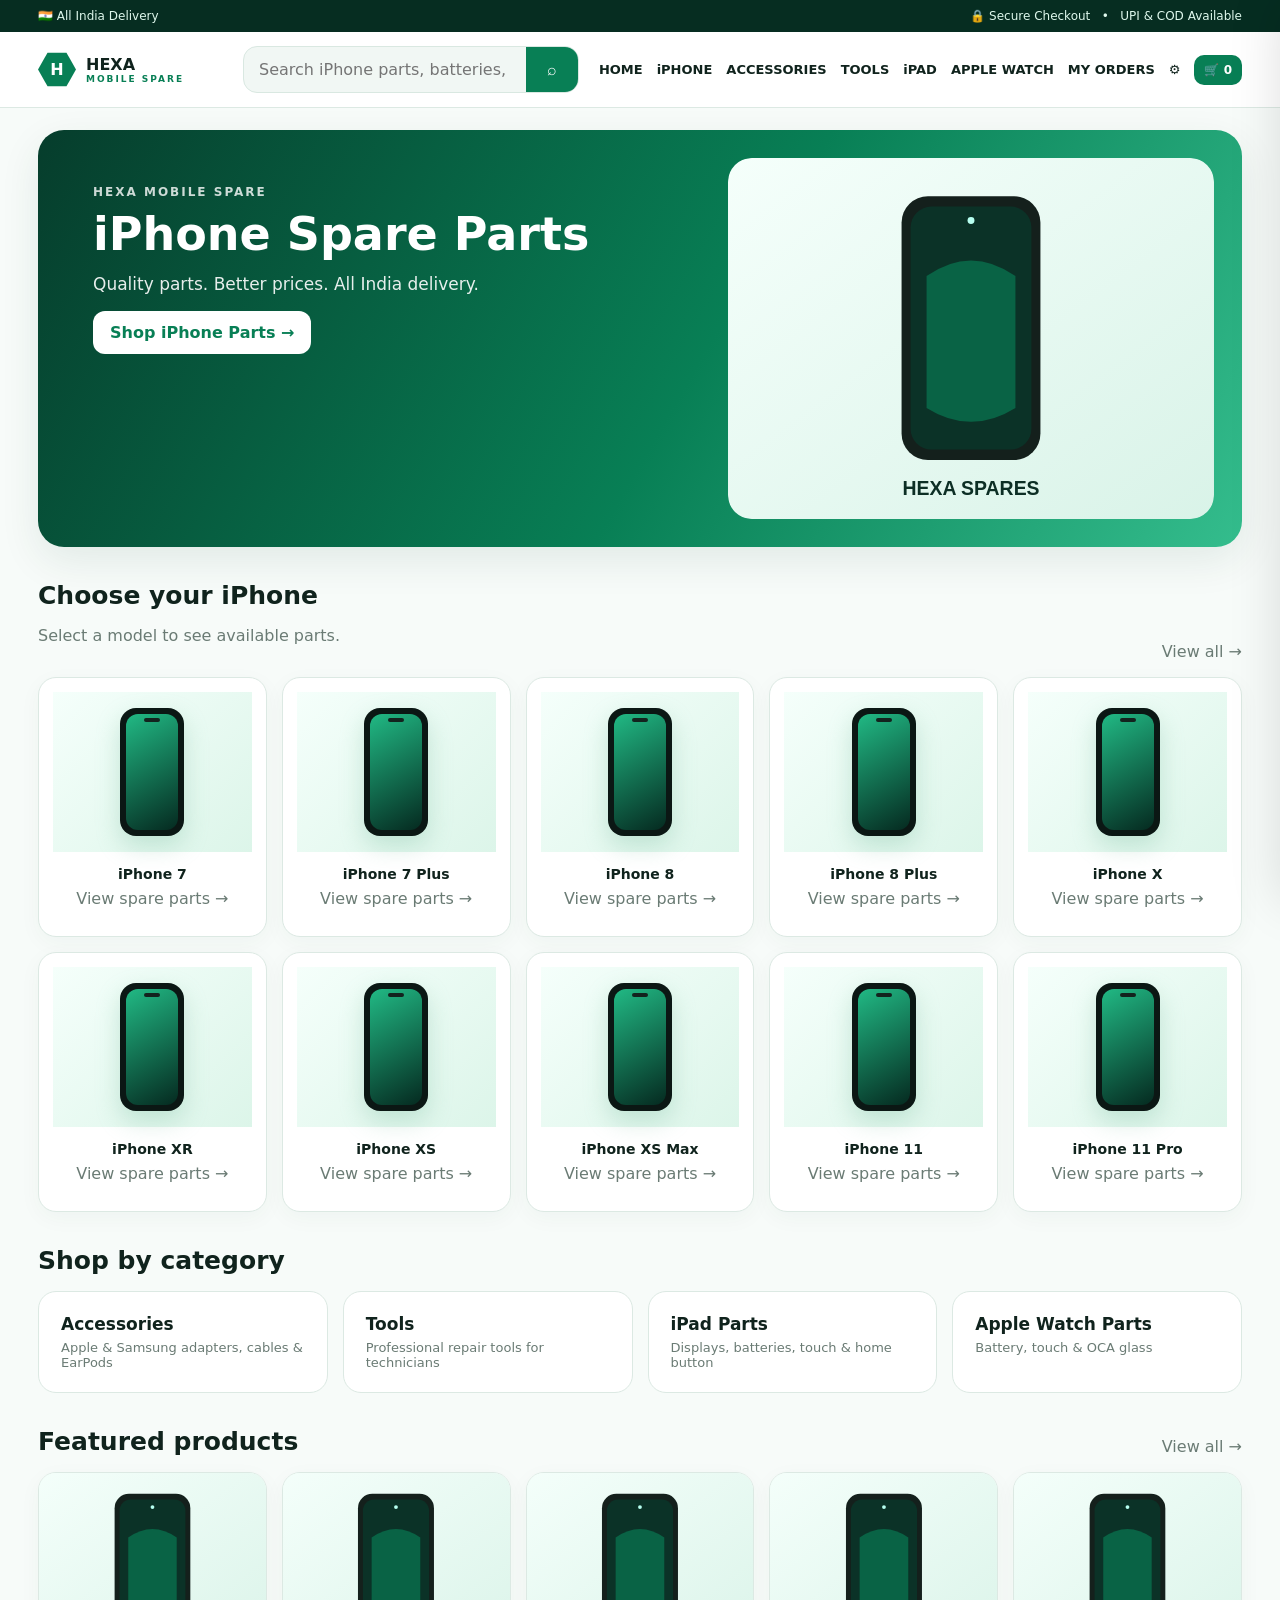
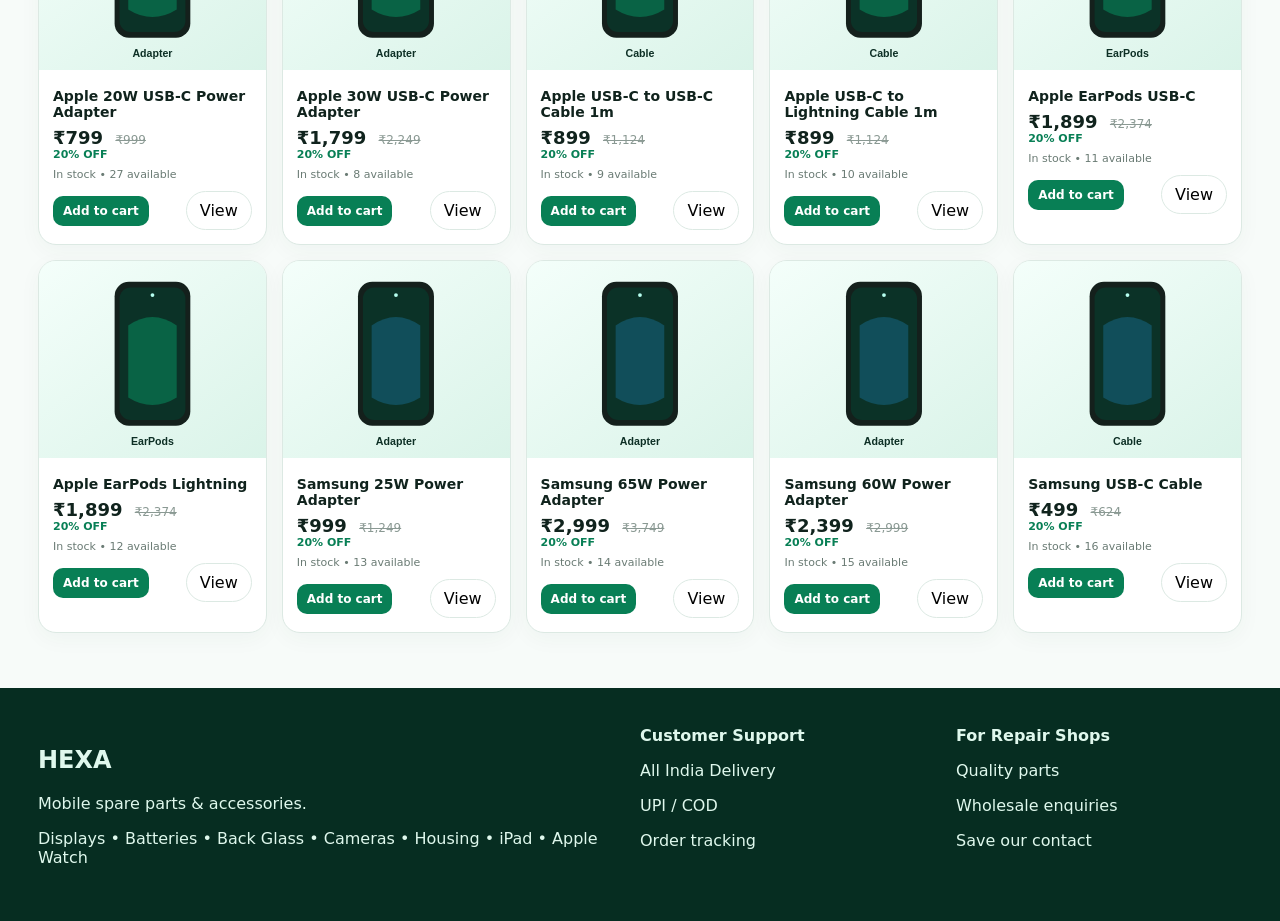
<file: index.html>
<!doctype html>
<html lang="en">
<head>
  <meta charset="utf-8">
  <meta name="viewport" content="width=device-width,initial-scale=1">
  <title>HEXA Mobile Spare</title>
  <link rel="stylesheet" href="style.css">
</head>

<body>
  <div id="app"></div>

  <script src="data.js"></script>
  <script src="app.js"></script>
</body>
</html>
</file>
<file: style.css>
:root{
  --g:#087f55;
  --g2:#0aa66d;
  --dark:#062d21;
  --mint:#e9f8f1;
  --line:#dce9e3;
  --muted:#6a7b74;
  --white:#fff;
  --bg:#f7fbf9;
  --shadow:0 14px 40px rgba(5,70,45,.09);
}

*{
  box-sizing:border-box;
}

body{
  margin:0;
  font-family:Inter,ui-sans-serif,system-ui,-apple-system,
  BlinkMacSystemFont,"Segoe UI",Arial,sans-serif;
  color:#10231d;
  background:var(--bg);
}

a{
  text-decoration:none;
  color:inherit;
}

button,
input,
select,
textarea{
  font:inherit;
}

button{
  cursor:pointer;
}

.top{
  background:var(--dark);
  color:#dff8ed;
  font-size:12px;
}

.topin{
  max-width:1240px;
  margin:auto;
  display:flex;
  justify-content:space-between;
  padding:9px 18px;
}

.nav{
  background:white;
  border-bottom:1px solid var(--line);
  position:sticky;
  top:0;
  z-index:10;
}

.navin{
  max-width:1240px;
  margin:auto;
  padding:14px 18px;
  display:flex;
  align-items:center;
  gap:20px;
}

.logo{
  display:flex;
  align-items:center;
  gap:10px;
  font-weight:900;
  min-width:185px;
}

.hex{
  width:38px;
  height:38px;
  display:grid;
  place-items:center;
  background:var(--g);
  color:white;
  clip-path:polygon(
    25% 6%,
    75% 6%,
    100% 50%,
    75% 94%,
    25% 94%,
    0 50%
  );
  font-weight:900;
}

.logo small{
  display:block;
  font-size:9px;
  letter-spacing:2px;
  color:var(--g);
}

.search{
  flex:1;
  display:flex;
  background:#f1f7f4;
  border:1px solid #d9e8e1;
  border-radius:14px;
  overflow:hidden;
}

.search input{
  flex:1;
  border:0;
  background:transparent;
  padding:13px 15px;
  outline:0;
}

.search button{
  width:52px;
  border:0;
  background:var(--g);
  color:white;
}

.navlinks{
  display:flex;
  gap:14px;
  font-size:13px;
  font-weight:700;
  align-items:center;
}

.navlinks a:hover{
  color:var(--g);
}

.hero{
  max-width:1240px;
  margin:22px auto;
  padding:0 18px;
}

.heroBox{
  min-height:330px;
  border-radius:26px;
  background:
    linear-gradient(
      120deg,
      #063d2c,
      #087f55 55%,
      #34bd8d
    );
  overflow:hidden;
  display:grid;
  grid-template-columns:1.1fr .9fr;
  color:white;
  box-shadow:var(--shadow);
}

.heroText{
  padding:55px;
}

.eyebrow{
  letter-spacing:2px;
  font-size:12px;
  font-weight:800;
  opacity:.8;
}

.hero h1{
  font-size:46px;
  line-height:1;
  margin:12px 0;
}

.hero p{
  font-size:17px;
  max-width:520px;
  opacity:.9;
}

.btn{
  display:inline-flex;
  border:0;
  border-radius:12px;
  padding:12px 17px;
  background:var(--g);
  color:white;
  font-weight:800;
  cursor:pointer;
}

.btn:hover{
  background:#056c48;
}

.btn.light{
  background:white;
  color:var(--g);
}

.btn.danger,
.danger{
  background:#fff0f0!important;
  color:#a51d1d!important;
}

.heroArt{
  display:grid;
  place-items:center;
  padding:28px;
}

.heroArt img{
  width:100%;
  max-width:490px;
  border-radius:24px;
}

.container{
  max-width:1240px;
  margin:auto;
  padding:0 18px;
}

.section{
  margin:34px 0;
}

.sectionHead{
  display:flex;
  align-items:end;
  justify-content:space-between;
  margin-bottom:16px;
}

.sectionHead h2{
  margin:0;
  font-size:25px;
}

.muted{
  color:var(--muted);
}

.chips{
  display:flex;
  gap:9px;
  flex-wrap:wrap;
}

.chip{
  border:1px solid var(--line);
  background:white;
  padding:9px 13px;
  border-radius:999px;
  cursor:pointer;
}

.chip.active,
.chip:hover{
  background:var(--mint);
  border-color:#b8e4d1;
  color:var(--g);
  font-weight:800;
}

.grid{
  display:grid;
  grid-template-columns:repeat(5,1fr);
  gap:15px;
}

.card{
  background:white;
  border:1px solid var(--line);
  border-radius:18px;
  overflow:hidden;
  box-shadow:0 6px 22px rgba(5,70,45,.04);
  transition:.2s;
}

.card:hover{
  transform:translateY(-3px);
  box-shadow:var(--shadow);
}

.card img{
  width:100%;
  aspect-ratio:1.15;
  object-fit:cover;
  background:var(--mint);
}

.cardbody{
  padding:14px;
}

.card h3{
  font-size:14px;
  margin:0 0 7px;
}

.price{
  font-size:18px;
  font-weight:900;
}

.mrp{
  text-decoration:line-through;
  color:#8a9993;
  font-size:12px;
  margin-left:6px;
}

.discount{
  font-size:11px;
  color:var(--g);
  font-weight:800;
}

.stock{
  font-size:11px;
  color:var(--muted);
  margin-top:7px;
}

.row{
  display:flex;
  justify-content:space-between;
  align-items:center;
  gap:8px;
}

.mini{
  padding:8px 10px;
  font-size:12px;
  border-radius:10px;
}

.phoneCard{
  padding:14px;
  text-align:center;
}

.phoneArt{
  height:160px;
  display:grid;
  place-items:center;
  background:
    linear-gradient(
      135deg,
      #f5fffb,
      #dcf5e9
    );
}

.phone{
  height:128px;
  width:64px;
  border-radius:16px;
  background:#0b1714;
  box-shadow:0 10px 25px #75b99c55;
  position:relative;
}

.phone:before{
  content:'';
  position:absolute;
  inset:6px;
  border-radius:12px;
  background:
    linear-gradient(
      150deg,
      #21b984,
      #052a20
    );
}

.phone:after{
  content:'';
  position:absolute;
  top:10px;
  left:24px;
  width:16px;
  height:4px;
  border-radius:9px;
  background:#13231e;
}

.categoryTiles{
  display:grid;
  grid-template-columns:repeat(4,1fr);
  gap:15px;
}

.tile{
  padding:22px;
  background:white;
  border:1px solid var(--line);
  border-radius:18px;
  cursor:pointer;
}

.tile:hover{
  border-color:#9ed7bf;
  background:var(--mint);
}

.tile strong{
  font-size:17px;
}

.tile span{
  display:block;
  margin-top:6px;
  color:var(--muted);
  font-size:13px;
}

.footer{
  margin-top:55px;
  background:var(--dark);
  color:#dff8ed;
  padding:38px 0;
}

.footerGrid{
  max-width:1240px;
  margin:auto;
  padding:0 18px;
  display:grid;
  grid-template-columns:2fr 1fr 1fr;
  gap:30px;
}

.crumb{
  color:var(--muted);
  font-size:13px;
  margin:22px 0;
}

.detail{
  display:grid;
  grid-template-columns:1fr 1fr;
  gap:25px;
}

.panel{
  background:white;
  border:1px solid var(--line);
  border-radius:20px;
  padding:22px;
}

.partGrid{
  display:grid;
  grid-template-columns:repeat(5,1fr);
  gap:12px;
}

.partBtn{
  padding:18px 12px;
  border:1px solid var(--line);
  border-radius:15px;
  background:white;
  text-align:left;
  cursor:pointer;
}

.partBtn:hover{
  border-color:#9ed7bf;
  background:var(--mint);
}

.partBtn span{
  display:block;
  margin-top:7px;
  font-size:12px;
}

.swatches{
  display:flex;
  gap:10px;
  flex-wrap:wrap;
}

.swatch{
  border:1px solid var(--line);
  padding:9px 12px;
  border-radius:12px;
  background:white;
  cursor:pointer;
}

.swatch:hover{
  border-color:var(--g);
  background:var(--mint);
}

.cartDrawer{
  position:fixed;
  right:0;
  top:0;
  height:100%;
  width:min(420px,100%);
  background:white;
  z-index:50;
  box-shadow:-20px 0 50px #0002;
  padding:22px;
  transform:translateX(105%);
  transition:.25s;
  overflow:auto;
}

.cartDrawer.open{
  transform:none;
}

.overlay{
  position:fixed;
  inset:0;
  background:#0005;
  z-index:40;
  display:none;
}

.overlay.show{
  display:block;
}

.cartItem{
  display:grid;
  grid-template-columns:60px 1fr auto;
  gap:10px;
  align-items:center;
  padding:12px 0;
  border-bottom:1px solid var(--line);
}

.cartItem img{
  width:60px;
  height:60px;
  border-radius:10px;
  object-fit:cover;
}

.admin{
  background:#f4f8f6;
  min-height:100vh;
}

.adminNav{
  background:var(--dark);
  color:white;
  padding:15px 20px;
  display:flex;
  justify-content:space-between;
  align-items:center;
}

.adminWrap{
  max-width:1400px;
  margin:auto;
  padding:20px;
  display:grid;
  grid-template-columns:230px 1fr;
  gap:18px;
}

.side{
  background:white;
  border:1px solid var(--line);
  border-radius:16px;
  padding:12px;
  height:max-content;
  position:sticky;
  top:15px;
}

.side button{
  width:100%;
  border:0;
  background:transparent;
  text-align:left;
  padding:12px;
  border-radius:10px;
  cursor:pointer;
}

.side button.active,
.side button:hover{
  background:var(--mint);
  color:var(--g);
  font-weight:800;
}

.adminPanel{
  background:white;
  border:1px solid var(--line);
  border-radius:16px;
  padding:20px;
}

.stats{
  display:grid;
  grid-template-columns:repeat(4,1fr);
  gap:12px;
}

.stat{
  padding:18px;
  border:1px solid var(--line);
  border-radius:14px;
  background:#fbfefc;
}

.stat b{
  font-size:25px;
  display:block;
}

.tableWrap{
  overflow:auto;
  margin-top:15px;
}

.table{
  width:100%;
  border-collapse:collapse;
  min-width:900px;
}

.table th,
.table td{
  padding:11px;
  border-bottom:1px solid var(--line);
  text-align:left;
  font-size:13px;
}

.table input,
.table select{
  width:100%;
  padding:8px;
  border:1px solid var(--line);
  border-radius:8px;
}

.formGrid{
  display:grid;
  grid-template-columns:repeat(2,1fr);
  gap:12px;
}

.field label{
  font-size:12px;
  font-weight:800;
  display:block;
  margin-bottom:5px;
}

.field input,
.field select,
.field textarea{
  width:100%;
  padding:11px;
  border:1px solid var(--line);
  border-radius:10px;
}

.field textarea{
  min-height:90px;
}

.full{
  grid-column:1/-1;
}

.adminActions{
  display:flex;
  gap:8px;
  flex-wrap:wrap;
  margin-top:15px;
}

.notice{
  padding:12px;
  border-radius:12px;
  background:#fff9e9;
  border:1px solid #f1dfae;
  color:#725900;
  margin:12px 0;
}

@media(max-width:950px){

  .grid{
    grid-template-columns:repeat(3,1fr);
  }

  .navlinks{
    display:none;
  }

  .heroBox{
    grid-template-columns:1fr;
  }

  .heroArt{
    display:none;
  }

  .partGrid{
    grid-template-columns:repeat(3,1fr);
  }

  .adminWrap{
    grid-template-columns:1fr;
  }

  .side{
    position:static;
  }

  .stats{
    grid-template-columns:repeat(2,1fr);
  }
}

@media(max-width:600px){

  .grid{
    grid-template-columns:repeat(2,1fr);
  }

  .categoryTiles{
    grid-template-columns:repeat(2,1fr);
  }

  .detail{
    grid-template-columns:1fr;
  }

  .partGrid{
    grid-template-columns:repeat(2,1fr);
  }

  .heroText{
    padding:30px;
  }

  .hero h1{
    font-size:35px;
  }

  .topin{
    font-size:10px;
  }

  .formGrid{
    grid-template-columns:1fr;
  }

  .footerGrid{
    grid-template-columns:1fr;
  }
}
</file>
